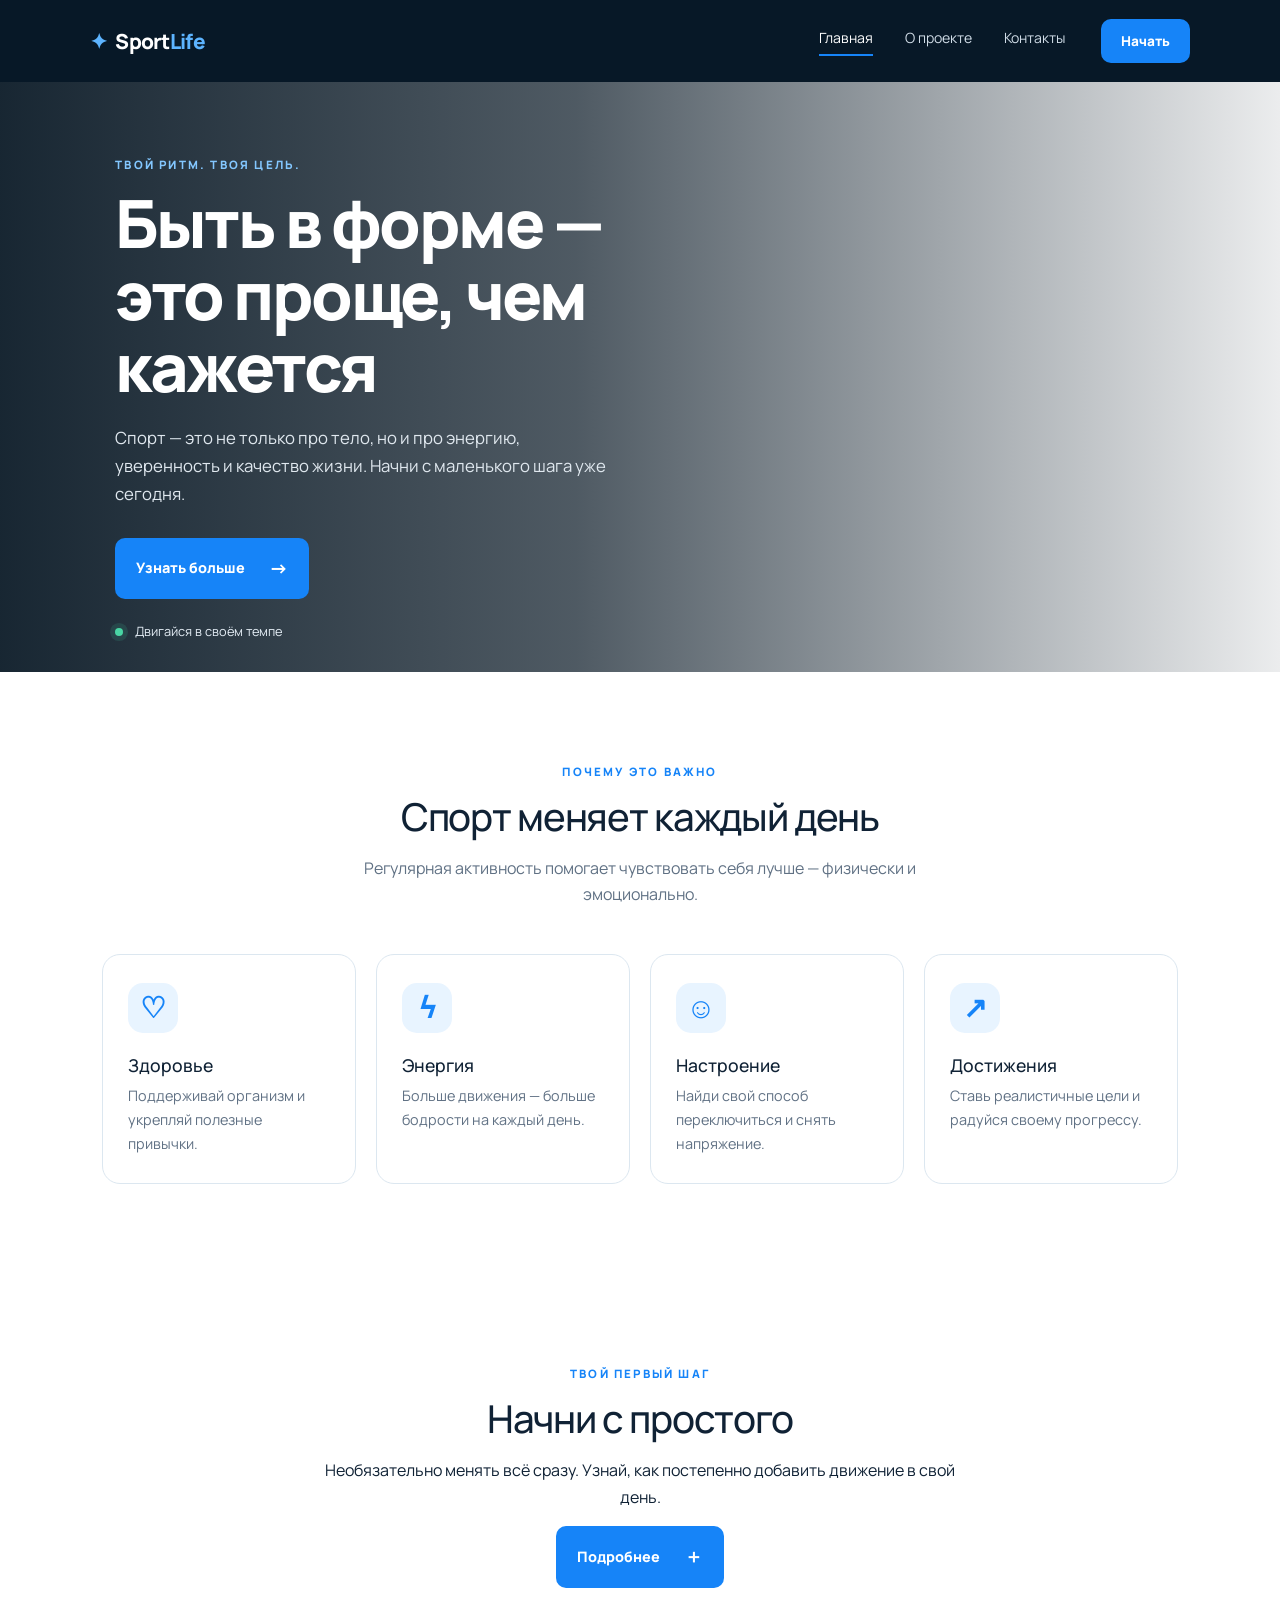
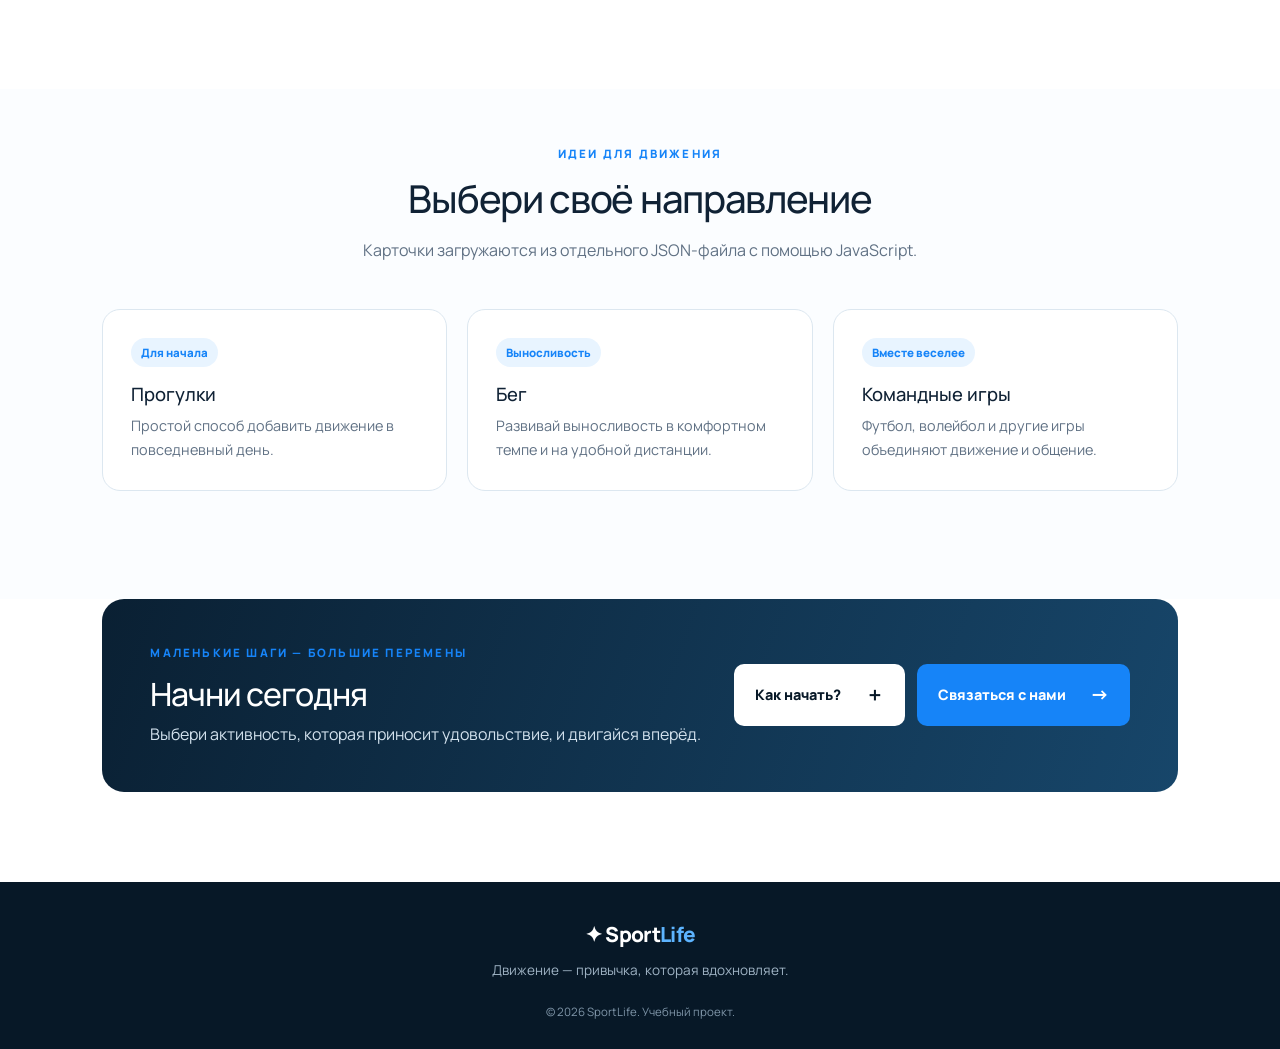
<file: SportLife_updated/index.html>
<!doctype html>
<html lang="ru">
<head>
  <meta charset="UTF-8">
  <meta name="viewport" content="width=device-width, initial-scale=1.0">
  <meta name="description" content="SportLife — вдохновение для активной и здоровой жизни.">
  <title>SportLife — Главная</title>
  <link href="https://cdn.jsdelivr.net/npm/bootstrap@5.3.3/dist/css/bootstrap.min.css" rel="stylesheet">
  <link rel="stylesheet" href="style.css">
</head>
<body>
<header class="site-header">
  <a class="logo" href="index.html"><span class="logo-mark">✦</span> Sport<span>Life</span></a>
  <button class="menu-toggle" aria-label="Открыть меню" aria-expanded="false">☰</button>
  <nav class="nav">
    <a class="active" href="index.html">Главная</a>
    <a href="about.html">О проекте</a>
    <a href="contacts.html">Контакты</a>
  </nav>
  <a class="header-cta" href="contacts.html">Начать</a>
</header>

<main>
  <section class="hero home-hero">
    <div class="hero-content">
      <p class="eyebrow">ТВОЙ РИТМ. ТВОЯ ЦЕЛЬ.</p>
      <h1>Быть в форме —<br>это проще, чем кажется</h1>
      <p class="hero-copy">Спорт — это не только про тело, но и про энергию, уверенность и качество жизни. Начни с маленького шага уже сегодня.</p>
      <a class="button" href="about.html">Узнать больше <span>→</span></a>
    </div>
    <div class="hero-note"><span class="pulse"></span> Двигайся в своём темпе</div>
  </section>

  <section class="section">
    <div class="section-heading">
      <p class="eyebrow">ПОЧЕМУ ЭТО ВАЖНО</p>
      <h2>Спорт меняет каждый день</h2>
      <p>Регулярная активность помогает чувствовать себя лучше — физически и эмоционально.</p>
    </div>
    <div class="feature-grid">
      <article class="feature-card"><div class="feature-icon">♡</div><h3>Здоровье</h3><p>Поддерживай организм и укрепляй полезные привычки.</p></article>
      <article class="feature-card"><div class="feature-icon">ϟ</div><h3>Энергия</h3><p>Больше движения — больше бодрости на каждый день.</p></article>
      <article class="feature-card"><div class="feature-icon">☺</div><h3>Настроение</h3><p>Найди свой способ переключиться и снять напряжение.</p></article>
      <article class="feature-card"><div class="feature-icon">↗</div><h3>Достижения</h3><p>Ставь реалистичные цели и радуйся своему прогрессу.</p></article>
    </div>
  </section>

  <section class="section interaction-section">
    <div class="section-heading">
      <p class="eyebrow">ТВОЙ ПЕРВЫЙ ШАГ</p>
      <h2>Начни с простого</h2>
      <p>Необязательно менять всё сразу. Узнай, как постепенно добавить движение в свой день.</p>
      <button class="button" id="showMore" type="button" aria-expanded="false" aria-controls="moreText">Подробнее <span>＋</span></button>
      <div id="moreText" class="more-content" hidden>
        <p>Выбери комфортную активность: прогулку, лёгкую зарядку, велосипед или командную игру. Начинай с небольших нагрузок и постепенно формируй привычку.</p>
      </div>
    </div>
  </section>

  <section class="section projects-section" id="projects">
    <div class="section-heading">
      <p class="eyebrow">ИДЕИ ДЛЯ ДВИЖЕНИЯ</p>
      <h2>Выбери своё направление</h2>
      <p>Карточки загружаются из отдельного JSON-файла с помощью JavaScript.</p>
    </div>
    <div class="project-grid" id="project-list" aria-live="polite">
      <p class="projects-loading">Загружаем направления...</p>
    </div>
    <p id="projects-error" class="projects-error" role="status"></p>
  </section>

  <section class="banner">
    <div><p class="eyebrow">МАЛЕНЬКИЕ ШАГИ — БОЛЬШИЕ ПЕРЕМЕНЫ</p><h2>Начни сегодня</h2><p>Выбери активность, которая приносит удовольствие, и двигайся вперёд.</p></div>
    <div class="banner-actions"><button class="button button-light" type="button" data-bs-toggle="modal" data-bs-target="#sportModal">Как начать? <span>＋</span></button><a class="button" href="contacts.html">Связаться с нами <span>→</span></a></div>
  </section>
  <div class="modal fade" id="sportModal" tabindex="-1" aria-labelledby="sportModalLabel" aria-hidden="true">
    <div class="modal-dialog modal-dialog-centered">
      <div class="modal-content">
        <div class="modal-header">
          <h2 class="modal-title fs-5" id="sportModalLabel">Три шага к активности</h2>
          <button type="button" class="btn-close" data-bs-dismiss="modal" aria-label="Закрыть"></button>
        </div>
        <div class="modal-body">
          <ol class="mb-0">
            <li class="mb-2">Выбери занятие, которое тебе нравится.</li>
            <li class="mb-2">Определи небольшую и реалистичную цель.</li>
            <li>Повторяй занятия регулярно и отмечай прогресс.</li>
          </ol>
        </div>
        <div class="modal-footer">
          <button type="button" class="btn btn-primary" data-bs-dismiss="modal">Понятно</button>
        </div>
      </div>
    </div>
  </div>
</main>

<footer class="site-footer"><a class="logo" href="index.html">✦ Sport<span>Life</span></a><p>Движение — привычка, которая вдохновляет.</p><small>© 2026 SportLife. Учебный проект.</small></footer>
<script src="https://cdn.jsdelivr.net/npm/bootstrap@5.3.3/dist/js/bootstrap.bundle.min.js" defer></script>
<script src="script.js" defer></script>
</body>
</html>
</file>
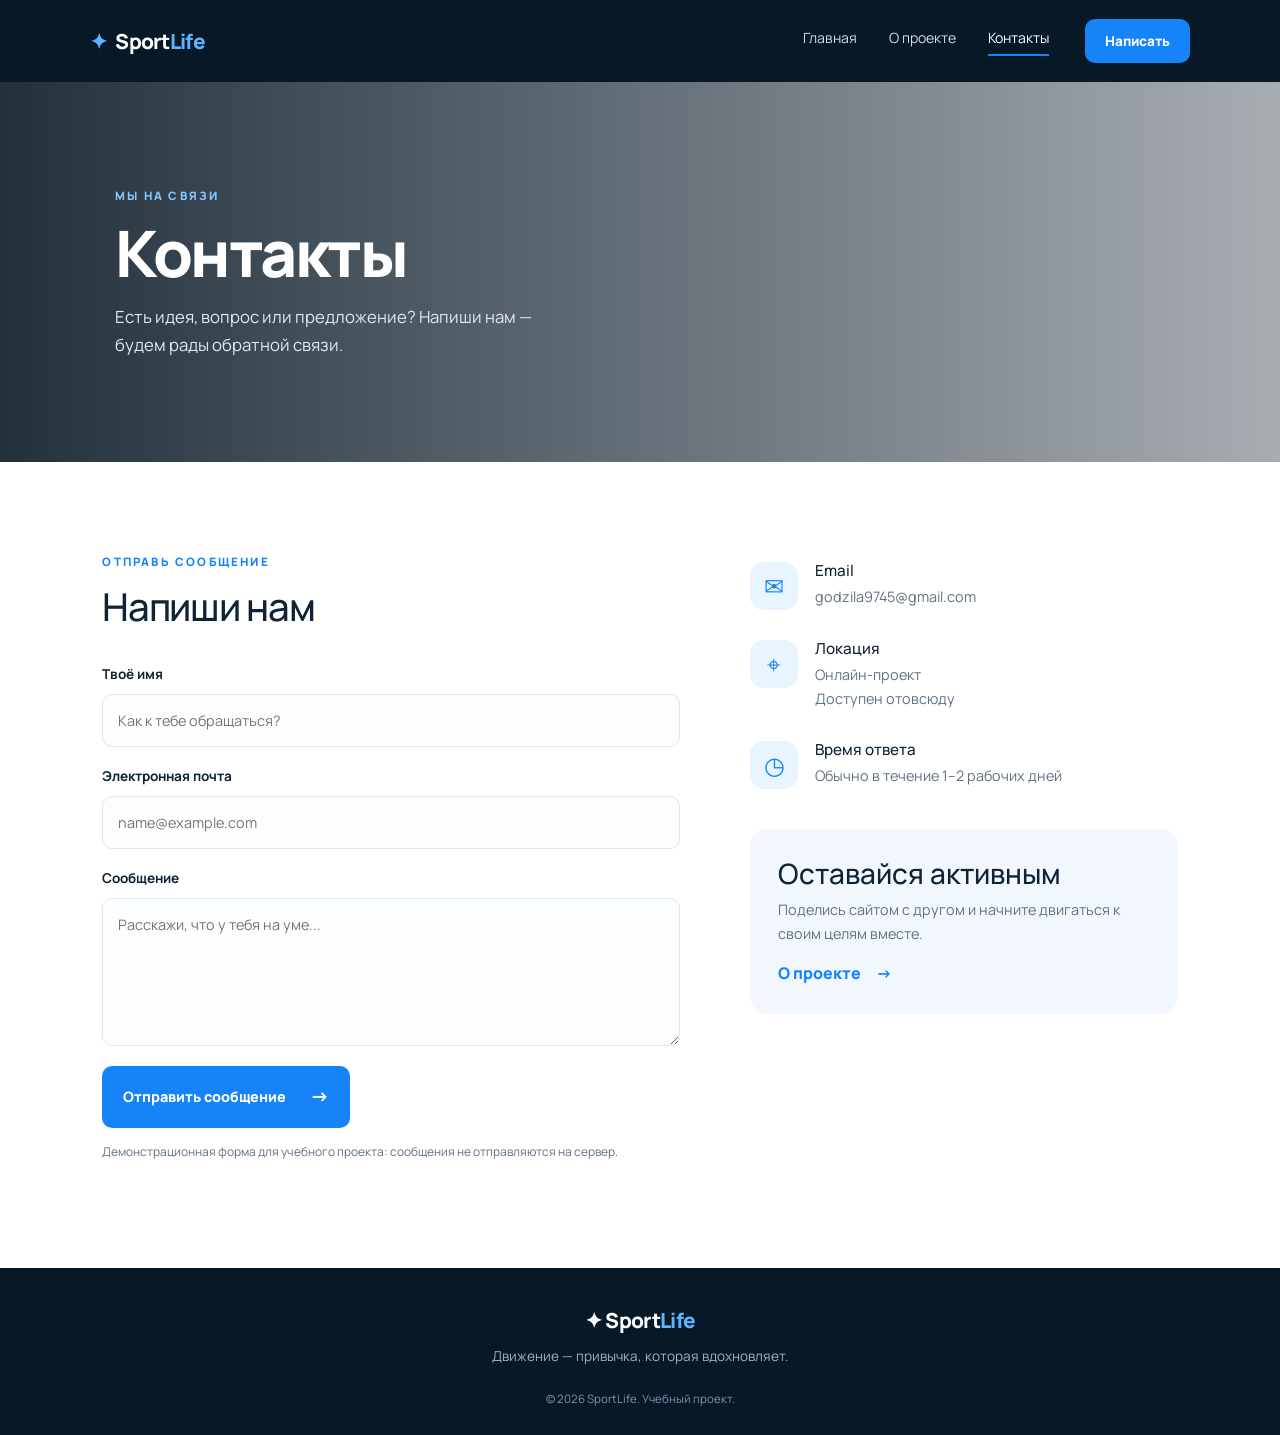
<file: contacts.html>
<!doctype html>
<html lang="ru">
<head>
  <meta charset="UTF-8">
  <meta name="viewport" content="width=device-width, initial-scale=1.0">
  <meta name="description" content="Контакты проекта SportLife.">
  <title>SportLife — Контакты</title>
  <link rel="stylesheet" href="https://cdn.jsdelivr.net/npm/bootstrap@5.3.3/dist/css/bootstrap.min.css">
  <link rel="stylesheet" href="style.css">
  <script src="https://cdn.jsdelivr.net/npm/bootstrap@5.3.3/dist/js/bootstrap.bundle.min.js" defer></script>
  <script src="script.js" defer></script>
</head>
<body>
<header class="site-header">
  <a class="logo" href="index.html"><span class="logo-mark">✦</span> Sport<span>Life</span></a>
  <button class="menu-toggle" aria-label="Открыть меню" aria-expanded="false">☰</button>
  <nav class="nav"><a href="index.html">Главная</a><a href="about.html">О проекте</a><a class="active" href="contacts.html">Контакты</a></nav>
  <a class="header-cta" href="#contact-form">Написать</a>
</header>
<main>
  <section class="page-hero contacts-hero">
    <div class="page-hero-content"><p class="eyebrow">МЫ НА СВЯЗИ</p><h1>Контакты</h1><p>Есть идея, вопрос или предложение? Напиши нам — будем рады обратной связи.</p></div>
  </section>
  <section class="section contact-layout">
    <div class="contact-form-wrap"><p class="eyebrow">ОТПРАВЬ СООБЩЕНИЕ</p><h2>Напиши нам</h2>
      <form id="contact-form" novalidate>
        <label for="name">Твоё имя</label><input id="name" name="name" type="text" placeholder="Как к тебе обращаться?" required>
        <label for="email">Электронная почта</label><input id="email" name="email" type="email" placeholder="name@example.com" required>
        <label for="message">Сообщение</label><textarea id="message" name="message" rows="5" placeholder="Расскажи, что у тебя на уме..." required></textarea>
        <button class="button" type="submit">Отправить сообщение <span>→</span></button>
        <p class="form-note">Демонстрационная форма для учебного проекта: сообщения не отправляются на сервер.</p>
      </form>
      <p id="form-status" class="form-status" role="status"></p>
    </div>
    <aside class="contact-aside">
      <div class="contact-info"><span class="info-icon">✉</span><div><h3>Email</h3><p>godzila9745@gmail.com</p></div></div>
      <div class="contact-info"><span class="info-icon">⌖</span><div><h3>Локация</h3><p>Онлайн-проект<br>Доступен отовсюду</p></div></div>
      <div class="contact-info"><span class="info-icon">◷</span><div><h3>Время ответа</h3><p>Обычно в течение 1–2 рабочих дней</p></div></div>
      <div class="contact-note"><h3>Оставайся активным</h3><p>Поделись сайтом с другом и начните двигаться к своим целям вместе.</p><a class="text-link" href="about.html">О проекте <span>→</span></a></div>
    </aside>
  </section>
</main>

<div class="modal fade" id="thanksModal" tabindex="-1" aria-labelledby="thanksModalLabel" aria-hidden="true">
  <div class="modal-dialog modal-dialog-centered">
    <div class="modal-content">
      <div class="modal-header">
        <h2 class="modal-title fs-5" id="thanksModalLabel">Сообщение принято</h2>
        <button type="button" class="btn-close" data-bs-dismiss="modal" aria-label="Закрыть"></button>
      </div>
      <div class="modal-body" id="thanksModalBody"></div>
      <div class="modal-footer">
        <button type="button" class="button" data-bs-dismiss="modal">Закрыть</button>
      </div>
    </div>
  </div>
</div>
<footer class="site-footer"><a class="logo" href="index.html">✦ Sport<span>Life</span></a><p>Движение — привычка, которая вдохновляет.</p><small>© 2026 SportLife. Учебный проект.</small></footer>
</body>
</html>
</file>
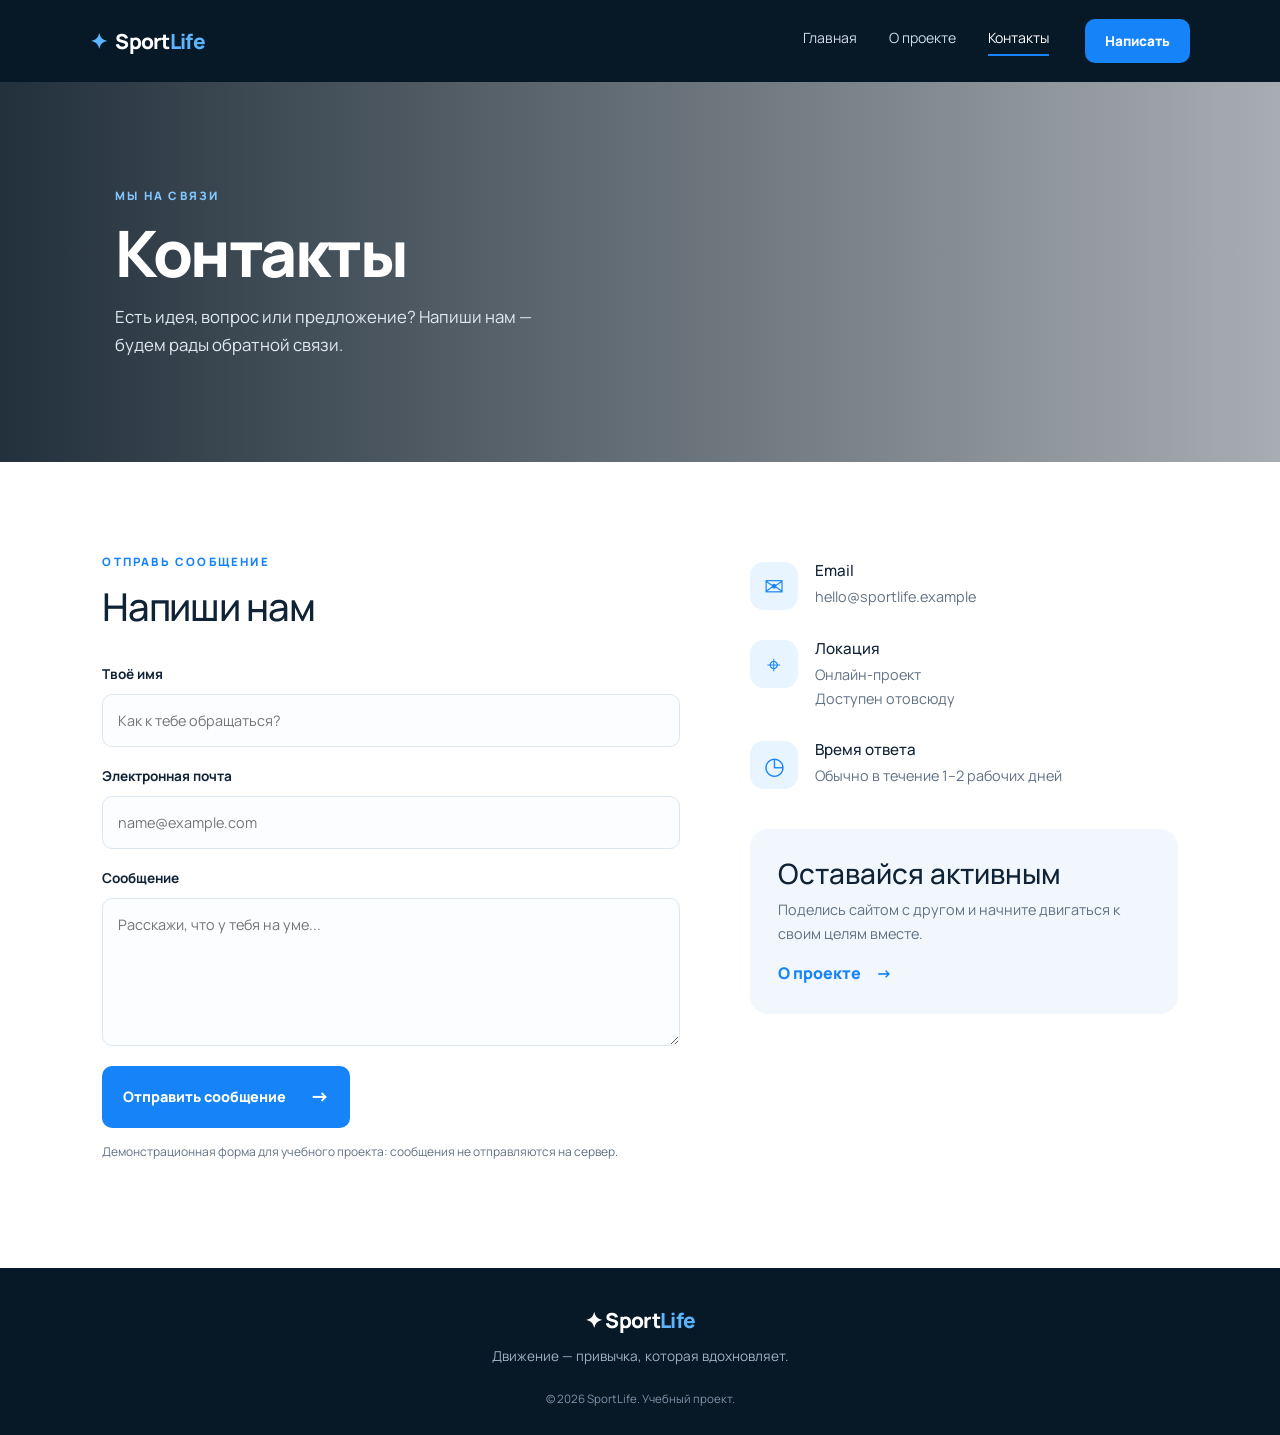
<file: SportLife_updated/contacts.html>
<!doctype html>
<html lang="ru">
<head>
  <meta charset="UTF-8">
  <meta name="viewport" content="width=device-width, initial-scale=1.0">
  <meta name="description" content="Контакты проекта SportLife.">
  <title>SportLife — Контакты</title>
  <link href="https://cdn.jsdelivr.net/npm/bootstrap@5.3.3/dist/css/bootstrap.min.css" rel="stylesheet">
  <link rel="stylesheet" href="style.css">
</head>
<body>
<header class="site-header">
  <a class="logo" href="index.html"><span class="logo-mark">✦</span> Sport<span>Life</span></a>
  <button class="menu-toggle" aria-label="Открыть меню" aria-expanded="false">☰</button>
  <nav class="nav"><a href="index.html">Главная</a><a href="about.html">О проекте</a><a class="active" href="contacts.html">Контакты</a></nav>
  <a class="header-cta" href="#contact-form">Написать</a>
</header>
<main>
  <section class="page-hero contacts-hero">
    <div class="page-hero-content"><p class="eyebrow">МЫ НА СВЯЗИ</p><h1>Контакты</h1><p>Есть идея, вопрос или предложение? Напиши нам — будем рады обратной связи.</p></div>
  </section>
  <section class="section contact-layout">
    <div class="contact-form-wrap"><p class="eyebrow">ОТПРАВЬ СООБЩЕНИЕ</p><h2>Напиши нам</h2>
      <form id="contact-form">
        <label for="name">Твоё имя</label><input id="name" name="name" type="text" placeholder="Как к тебе обращаться?" minlength="2" required>
        <label for="email">Электронная почта</label><input id="email" name="email" type="email" placeholder="name@example.com" required>
        <label for="message">Сообщение</label><textarea id="message" name="message" rows="5" placeholder="Расскажи, что у тебя на уме..." minlength="5" required></textarea>
        <button class="button" type="submit">Отправить сообщение <span>→</span></button>
        <p class="form-note">Демонстрационная форма для учебного проекта: сообщения не отправляются на сервер.</p>
      </form>
      <p id="form-status" class="form-status" role="status"></p>
    </div>
    <aside class="contact-aside">
      <div class="contact-info"><span class="info-icon">✉</span><div><h3>Email</h3><p>hello@sportlife.example</p></div></div>
      <div class="contact-info"><span class="info-icon">⌖</span><div><h3>Локация</h3><p>Онлайн-проект<br>Доступен отовсюду</p></div></div>
      <div class="contact-info"><span class="info-icon">◷</span><div><h3>Время ответа</h3><p>Обычно в течение 1–2 рабочих дней</p></div></div>
      <div class="contact-note"><h3>Оставайся активным</h3><p>Поделись сайтом с другом и начните двигаться к своим целям вместе.</p><a class="text-link" href="about.html">О проекте <span>→</span></a></div>
    </aside>
  </section>
</main>
<footer class="site-footer"><a class="logo" href="index.html">✦ Sport<span>Life</span></a><p>Движение — привычка, которая вдохновляет.</p><small>© 2026 SportLife. Учебный проект.</small></footer>
<script src="https://cdn.jsdelivr.net/npm/bootstrap@5.3.3/dist/js/bootstrap.bundle.min.js" defer></script>
<script src="script.js" defer></script>
</body>
</html>
</file>
<file: SportLife_updated/style.css>
@import url('https://fonts.googleapis.com/css2?family=Manrope:wght@400;500;600;700;800&display=swap');
:root{--navy:#071827;--navy2:#102c43;--blue:#1684f8;--blue2:#5db4ff;--ink:#102235;--muted:#607184;--paper:#fff;--soft:#f1f7fc;--line:#dce7f0;--radius:22px;--shadow:0 18px 50px rgba(9,34,55,.12)}
*{box-sizing:border-box}html{scroll-behavior:smooth}body{margin:0;font-family:Manrope,Arial,sans-serif;color:var(--ink);background:#fff;line-height:1.65}a{color:inherit;text-decoration:none}img{display:block;max-width:100%}.site-header{height:82px;padding:0 clamp(22px,7vw,100px);display:flex;align-items:center;gap:36px;background:var(--navy);color:#fff;position:relative;z-index:10}.logo{font-weight:800;font-size:1.3rem;letter-spacing:-.7px;white-space:nowrap}.logo span:last-child{color:var(--blue2)}.logo-mark{color:var(--blue2);margin-right:5px}.nav{display:flex;gap:32px;margin-left:auto}.nav a{font-size:.88rem;color:#d0dce7;transition:color .2s}.nav a:hover,.nav a.active{color:#fff}.nav a.active:after{content:"";display:block;height:2px;background:var(--blue);margin-top:5px}.header-cta{background:var(--blue);padding:11px 20px;border-radius:10px;font-size:.85rem;font-weight:800;transition:transform .2s,background .2s}.header-cta:hover,.button:hover{transform:translateY(-2px);background:#0873df}.menu-toggle{display:none;background:none;color:white;border:0;font-size:1.6rem}.hero{min-height:590px;position:relative;display:flex;align-items:center;color:white;background-size:cover;background-position:center}.home-hero{background-image:linear-gradient(90deg,rgba(4,20,33,.92) 0%,rgba(4,20,33,.7) 45%,rgba(4,20,33,.08) 100%),url('https://images.unsplash.com/photo-1534438327276-14e5300c3a48?auto=format&fit=crop&w=2000&q=90')}.hero-content{width:min(650px,88%);margin-left:clamp(22px,9vw,130px);padding:72px 0}.eyebrow{font-size:.72rem;letter-spacing:2.2px;font-weight:800;color:var(--blue);margin:0 0 13px}.hero .eyebrow,.page-hero .eyebrow{color:#83c7ff}.hero h1,.page-hero h1{font-size:clamp(2.6rem,5.2vw,4.6rem);line-height:1.08;letter-spacing:-2.5px;margin:0 0 22px;font-weight:800}.hero-copy{max-width:510px;color:#e0e8ef;font-size:1.05rem;margin:0 0 30px}.button{display:inline-flex;align-items:center;gap:24px;border:0;border-radius:10px;background:var(--blue);color:white;padding:15px 21px;font:inherit;font-size:.9rem;font-weight:800;cursor:pointer;transition:transform .2s,background .2s}.button span{font-size:1.2rem}.hero-note{position:absolute;bottom:30px;left:clamp(22px,9vw,130px);font-size:.8rem;color:#e4edf5}.pulse{display:inline-block;width:8px;height:8px;border-radius:50%;background:#49d6a4;margin-right:9px;box-shadow:0 0 0 5px #49d6a422}.section{padding:90px clamp(22px,8vw,112px)}.section-heading{text-align:center;max-width:650px;margin:0 auto 46px}.section-heading h2,.split-copy h2,.contact-form-wrap h2{font-size:clamp(2rem,3vw,2.8rem);line-height:1.2;letter-spacing:-1.3px;margin:0 0 15px}.section-heading>p:last-child{color:var(--muted);margin:0}.feature-grid{display:grid;grid-template-columns:repeat(4,1fr);gap:20px}.feature-card{border:1px solid var(--line);border-radius:18px;padding:28px 25px;transition:transform .2s,box-shadow .2s}.feature-card:hover{transform:translateY(-5px);box-shadow:var(--shadow)}.feature-icon{display:grid;place-items:center;width:50px;height:50px;border-radius:15px;background:#e8f4ff;color:var(--blue);font-size:1.8rem;font-weight:700;margin-bottom:22px}.feature-card h3,.offer-grid h3{margin:0 0 8px;font-size:1.1rem}.feature-card p,.offer-grid p{margin:0;color:var(--muted);font-size:.9rem}.banner{margin:0 clamp(22px,8vw,112px) 90px;padding:44px 48px;border-radius:var(--radius);background:linear-gradient(110deg,#0a2033,#17466a);color:#fff;display:flex;justify-content:space-between;align-items:center;gap:25px}.banner h2{font-size:2rem;margin:0 0 8px;letter-spacing:-1px}.banner p:not(.eyebrow){margin:0;color:#d3e2ee}.button-light{flex-shrink:0;background:#fff;color:var(--navy)}.button-light:hover{background:#eaf5ff}.site-footer{background:var(--navy);color:#d4e0e9;text-align:center;padding:35px 20px 25px}.site-footer .logo{display:inline-block;color:#fff}.site-footer p{font-size:.85rem;color:#9fb3c4;margin:8px 0 16px}.site-footer small{font-size:.72rem;color:#7f95a8}.page-hero{min-height:380px;display:flex;align-items:center;background-size:cover;background-position:center;color:white;position:relative}.page-hero:before{content:"";position:absolute;inset:0;background:linear-gradient(90deg,rgba(4,20,33,.88),rgba(4,20,33,.35))}.page-hero-content{position:relative;max-width:690px;padding:70px clamp(22px,9vw,130px)}.page-hero h1{font-size:clamp(2.7rem,5vw,4rem);margin-bottom:16px}.page-hero-content>p:last-child{color:#e0e9f1;max-width:600px;margin:0;font-size:1.05rem}.about-hero{background-image:url('https://images.unsplash.com/photo-1517836357463-d25dfeac3438?auto=format&fit=crop&w=1800&q=85')}.contacts-hero{background-image:url('https://images.unsplash.com/photo-1461896836934-ffe607ba8211?auto=format&fit=crop&w=1800&q=85')}.split-section{display:grid;grid-template-columns:1fr 1fr;gap:65px;align-items:center}.split-copy>p:not(.eyebrow){color:var(--muted);margin:0 0 17px}.text-link{display:inline-flex;gap:15px;align-items:center;color:var(--blue);font-weight:800;margin-top:10px}.image-card{position:relative;border-radius:var(--radius);overflow:hidden;box-shadow:var(--shadow);min-height:400px}.image-card img{width:100%;height:440px;object-fit:cover}.image-caption{position:absolute;bottom:0;left:0;right:0;padding:25px;color:white;font-weight:800;background:linear-gradient(transparent,rgba(4,20,33,.85))}.soft-section{background:var(--soft)}.offer-grid{display:grid;grid-template-columns:repeat(3,1fr);gap:25px}.offer-grid article{background:white;border:1px solid var(--line);border-radius:18px;padding:30px}.offer-grid article>span{color:var(--blue);font-weight:800;font-size:.8rem;letter-spacing:1px;display:block;margin-bottom:22px}.quote-section{text-align:center;padding:70px 24px;background:#e8f4ff}.quote-section p{font-size:clamp(1.4rem,3vw,2.1rem);font-weight:800;max-width:800px;margin:0 auto 12px;line-height:1.35}.quote-section span{color:var(--muted);font-size:.85rem}.contact-layout{display:grid;grid-template-columns:1.15fr .85fr;gap:70px}.contact-form-wrap form{display:flex;flex-direction:column}.contact-form-wrap label{font-weight:700;font-size:.85rem;margin:18px 0 8px}.contact-form-wrap input,.contact-form-wrap textarea{font:inherit;font-size:.9rem;padding:14px 15px;border:1px solid var(--line);border-radius:10px;background:#fbfdff;outline:none;resize:vertical}.contact-form-wrap input:focus,.contact-form-wrap textarea:focus{border-color:var(--blue);box-shadow:0 0 0 3px #1684f81a}.contact-form-wrap .button{align-self:flex-start;margin-top:20px}.form-note{font-size:.75rem;color:var(--muted);margin:14px 0 0}.form-status{color:#087b54;font-weight:700}.contact-aside{padding-top:10px}.contact-info{display:flex;gap:17px;margin-bottom:30px}.info-icon{flex-shrink:0;display:grid;place-items:center;width:48px;height:48px;border-radius:14px;background:#e8f4ff;color:var(--blue);font-size:1.5rem}.contact-info h3{font-size:.95rem;margin:0 0 5px}.contact-info p{color:var(--muted);font-size:.9rem;margin:0}.contact-note{padding:28px;border-radius:18px;background:var(--soft);margin-top:40px}.contact-note h3{margin:0 0 8px}.contact-note p{color:var(--muted);font-size:.9rem;margin:0}.contact-note .text-link{margin-top:14px}
@media(max-width:900px){.feature-grid{grid-template-columns:repeat(2,1fr)}.split-section,.contact-layout{grid-template-columns:1fr;gap:40px}.split-copy{order:0}.image-card{order:1}.contact-layout{gap:35px}.contact-aside{display:grid;grid-template-columns:1fr 1fr;gap:15px}.contact-info{margin:0}.contact-note{grid-column:1/-1;margin-top:10px}.banner{align-items:flex-start;flex-direction:column}.site-header{gap:18px}.nav{gap:18px}}
@media(max-width:640px){.site-header{height:72px;padding:0 20px;justify-content:space-between}.menu-toggle{display:block;order:3}.header-cta{display:none}.nav{display:none;position:absolute;top:72px;left:0;right:0;background:var(--navy);padding:10px 22px 22px;flex-direction:column;gap:0}.nav.open{display:flex}.nav a{padding:12px 0}.nav a.active:after{display:none}.hero{min-height:610px;background-position:62% center}.hero-content{margin-left:24px;width:calc(100% - 48px);padding:70px 0}.hero h1{font-size:2.8rem;letter-spacing:-1.6px}.hero-copy{font-size:.95rem}.hero-note{left:24px}.section{padding:65px 22px}.feature-grid,.offer-grid{grid-template-columns:1fr}.feature-card{padding:24px}.banner{margin:0 22px 65px;padding:30px 25px}.banner h2{font-size:1.7rem}.page-hero{min-height:350px}.page-hero-content{padding:55px 24px}.page-hero h1{letter-spacing:-1.6px}.split-section{gap:30px}.image-card,.image-card img{min-height:280px;height:300px}.contact-aside{grid-template-columns:1fr}.contact-note{grid-column:auto}.contact-layout{padding-top:55px;padding-bottom:55px}.site-footer{padding-top:30px}}


/* Дополнительные элементы второй аттестации */
.interaction-section{padding-bottom:55px}
.more-content{max-width:650px;margin:24px auto 0;padding:22px 26px;border:1px solid var(--line);border-radius:16px;background:var(--soft);color:var(--muted);text-align:left}
.more-content p{margin:0}
.more-content[hidden]{display:none}
.projects-section{padding-top:55px;background:#fbfdff}
.project-grid{display:grid;grid-template-columns:repeat(3,1fr);gap:20px}
.project-card{padding:28px;border:1px solid var(--line);border-radius:18px;background:#fff;transition:transform .2s,box-shadow .2s}
.project-card:hover{transform:translateY(-4px);box-shadow:var(--shadow)}
.project-tag{display:inline-block;padding:5px 10px;border-radius:20px;background:#e8f4ff;color:var(--blue);font-size:.72rem;font-weight:800;margin-bottom:16px}
.project-card h3{margin:0 0 9px;font-size:1.15rem}
.project-card p,.projects-loading{margin:0;color:var(--muted);font-size:.9rem}
.projects-error{margin:18px 0 0;color:#b42318;text-align:center;font-weight:700}
.banner-actions{display:flex;gap:12px;flex-wrap:wrap;align-items:center}
.form-status{margin-top:16px}
.form-error{color:#b42318}
.form-success{color:#087b54}
@media(max-width:900px){.project-grid{grid-template-columns:1fr 1fr}}
@media(max-width:640px){.project-grid{grid-template-columns:1fr}.banner-actions{width:100%;align-items:stretch;flex-direction:column}.banner-actions .button{justify-content:center}}
</file>
<file: style.css>
@import url('https://fonts.googleapis.com/css2?family=Manrope:wght@400;500;600;700;800&display=swap');
:root{--navy:#071827;--navy2:#102c43;--blue:#1684f8;--blue2:#5db4ff;--ink:#102235;--muted:#607184;--paper:#fff;--soft:#f1f7fc;--line:#dce7f0;--radius:22px;--shadow:0 18px 50px rgba(9,34,55,.12)}
*{box-sizing:border-box}html{scroll-behavior:smooth}body{margin:0;font-family:Manrope,Arial,sans-serif;color:var(--ink);background:#fff;line-height:1.65}a{color:inherit;text-decoration:none}img{display:block;max-width:100%}.site-header{height:82px;padding:0 clamp(22px,7vw,100px);display:flex;align-items:center;gap:36px;background:var(--navy);color:#fff;position:relative;z-index:10}.logo{font-weight:800;font-size:1.3rem;letter-spacing:-.7px;white-space:nowrap}.logo span:last-child{color:var(--blue2)}.logo-mark{color:var(--blue2);margin-right:5px}.nav{display:flex;gap:32px;margin-left:auto}.nav a{font-size:.88rem;color:#d0dce7;transition:color .2s}.nav a:hover,.nav a.active{color:#fff}.nav a.active:after{content:"";display:block;height:2px;background:var(--blue);margin-top:5px}.header-cta{background:var(--blue);padding:11px 20px;border-radius:10px;font-size:.85rem;font-weight:800;transition:transform .2s,background .2s}.header-cta:hover,.button:hover{transform:translateY(-2px);background:#0873df}.menu-toggle{display:none;background:none;color:white;border:0;font-size:1.6rem}.hero{min-height:590px;position:relative;display:flex;align-items:center;color:white;background-size:cover;background-position:center}.home-hero{background-image:linear-gradient(90deg,rgba(4,20,33,.92) 0%,rgba(4,20,33,.7) 45%,rgba(4,20,33,.08) 100%),url('https://images.unsplash.com/photo-1534438327276-14e5300c3a48?auto=format&fit=crop&w=2000&q=90')}.hero-content{width:min(650px,88%);margin-left:clamp(22px,9vw,130px);padding:72px 0}.eyebrow{font-size:.72rem;letter-spacing:2.2px;font-weight:800;color:var(--blue);margin:0 0 13px}.hero .eyebrow,.page-hero .eyebrow{color:#83c7ff}.hero h1,.page-hero h1{font-size:clamp(2.6rem,5.2vw,4.6rem);line-height:1.08;letter-spacing:-2.5px;margin:0 0 22px;font-weight:800}.hero-copy{max-width:510px;color:#e0e8ef;font-size:1.05rem;margin:0 0 30px}.button{display:inline-flex;align-items:center;gap:24px;border:0;border-radius:10px;background:var(--blue);color:white;padding:15px 21px;font:inherit;font-size:.9rem;font-weight:800;cursor:pointer;transition:transform .2s,background .2s}.button span{font-size:1.2rem}.hero-note{position:absolute;bottom:30px;left:clamp(22px,9vw,130px);font-size:.8rem;color:#e4edf5}.pulse{display:inline-block;width:8px;height:8px;border-radius:50%;background:#49d6a4;margin-right:9px;box-shadow:0 0 0 5px #49d6a422}.section{padding:90px clamp(22px,8vw,112px)}.section-heading{text-align:center;max-width:650px;margin:0 auto 46px}.section-heading h2,.split-copy h2,.contact-form-wrap h2{font-size:clamp(2rem,3vw,2.8rem);line-height:1.2;letter-spacing:-1.3px;margin:0 0 15px}.section-heading>p:last-child{color:var(--muted);margin:0}.feature-grid{display:grid;grid-template-columns:repeat(4,1fr);gap:20px}.feature-card{border:1px solid var(--line);border-radius:18px;padding:28px 25px;transition:transform .2s,box-shadow .2s}.feature-card:hover{transform:translateY(-5px);box-shadow:var(--shadow)}.feature-icon{display:grid;place-items:center;width:50px;height:50px;border-radius:15px;background:#e8f4ff;color:var(--blue);font-size:1.8rem;font-weight:700;margin-bottom:22px}.feature-card h3,.offer-grid h3{margin:0 0 8px;font-size:1.1rem}.feature-card p,.offer-grid p{margin:0;color:var(--muted);font-size:.9rem}.banner{margin:0 clamp(22px,8vw,112px) 90px;padding:44px 48px;border-radius:var(--radius);background:linear-gradient(110deg,#0a2033,#17466a);color:#fff;display:flex;justify-content:space-between;align-items:center;gap:25px}.banner h2{font-size:2rem;margin:0 0 8px;letter-spacing:-1px}.banner p:not(.eyebrow){margin:0;color:#d3e2ee}.button-light{flex-shrink:0;background:#fff;color:var(--navy)}.button-light:hover{background:#eaf5ff}.site-footer{background:var(--navy);color:#d4e0e9;text-align:center;padding:35px 20px 25px}.site-footer .logo{display:inline-block;color:#fff}.site-footer p{font-size:.85rem;color:#9fb3c4;margin:8px 0 16px}.site-footer small{font-size:.72rem;color:#7f95a8}.page-hero{min-height:380px;display:flex;align-items:center;background-size:cover;background-position:center;color:white;position:relative}.page-hero:before{content:"";position:absolute;inset:0;background:linear-gradient(90deg,rgba(4,20,33,.88),rgba(4,20,33,.35))}.page-hero-content{position:relative;max-width:690px;padding:70px clamp(22px,9vw,130px)}.page-hero h1{font-size:clamp(2.7rem,5vw,4rem);margin-bottom:16px}.page-hero-content>p:last-child{color:#e0e9f1;max-width:600px;margin:0;font-size:1.05rem}.about-hero{background-image:url('https://images.unsplash.com/photo-1517836357463-d25dfeac3438?auto=format&fit=crop&w=1800&q=85')}.contacts-hero{background-image:url('https://images.unsplash.com/photo-1461896836934-ffe607ba8211?auto=format&fit=crop&w=1800&q=85')}.split-section{display:grid;grid-template-columns:1fr 1fr;gap:65px;align-items:center}.split-copy>p:not(.eyebrow){color:var(--muted);margin:0 0 17px}.text-link{display:inline-flex;gap:15px;align-items:center;color:var(--blue);font-weight:800;margin-top:10px}.image-card{position:relative;border-radius:var(--radius);overflow:hidden;box-shadow:var(--shadow);min-height:400px}.image-card img{width:100%;height:440px;object-fit:cover}.image-caption{position:absolute;bottom:0;left:0;right:0;padding:25px;color:white;font-weight:800;background:linear-gradient(transparent,rgba(4,20,33,.85))}.soft-section{background:var(--soft)}.offer-grid{display:grid;grid-template-columns:repeat(3,1fr);gap:25px}.offer-grid article{background:white;border:1px solid var(--line);border-radius:18px;padding:30px}.offer-grid article>span{color:var(--blue);font-weight:800;font-size:.8rem;letter-spacing:1px;display:block;margin-bottom:22px}.quote-section{text-align:center;padding:70px 24px;background:#e8f4ff}.quote-section p{font-size:clamp(1.4rem,3vw,2.1rem);font-weight:800;max-width:800px;margin:0 auto 12px;line-height:1.35}.quote-section span{color:var(--muted);font-size:.85rem}.contact-layout{display:grid;grid-template-columns:1.15fr .85fr;gap:70px}.contact-form-wrap form{display:flex;flex-direction:column}.contact-form-wrap label{font-weight:700;font-size:.85rem;margin:18px 0 8px}.contact-form-wrap input,.contact-form-wrap textarea{font:inherit;font-size:.9rem;padding:14px 15px;border:1px solid var(--line);border-radius:10px;background:#fbfdff;outline:none;resize:vertical}.contact-form-wrap input:focus,.contact-form-wrap textarea:focus{border-color:var(--blue);box-shadow:0 0 0 3px #1684f81a}.contact-form-wrap .button{align-self:flex-start;margin-top:20px}.form-note{font-size:.75rem;color:var(--muted);margin:14px 0 0}.form-status{color:#087b54;font-weight:700}.contact-aside{padding-top:10px}.contact-info{display:flex;gap:17px;margin-bottom:30px}.info-icon{flex-shrink:0;display:grid;place-items:center;width:48px;height:48px;border-radius:14px;background:#e8f4ff;color:var(--blue);font-size:1.5rem}.contact-info h3{font-size:.95rem;margin:0 0 5px}.contact-info p{color:var(--muted);font-size:.9rem;margin:0}.contact-note{padding:28px;border-radius:18px;background:var(--soft);margin-top:40px}.contact-note h3{margin:0 0 8px}.contact-note p{color:var(--muted);font-size:.9rem;margin:0}.contact-note .text-link{margin-top:14px}
@media(max-width:900px){.feature-grid{grid-template-columns:repeat(2,1fr)}.split-section,.contact-layout{grid-template-columns:1fr;gap:40px}.split-copy{order:0}.image-card{order:1}.contact-layout{gap:35px}.contact-aside{display:grid;grid-template-columns:1fr 1fr;gap:15px}.contact-info{margin:0}.contact-note{grid-column:1/-1;margin-top:10px}.banner{align-items:flex-start;flex-direction:column}.site-header{gap:18px}.nav{gap:18px}}
@media(max-width:640px){.site-header{height:72px;padding:0 20px;justify-content:space-between}.menu-toggle{display:block;order:3}.header-cta{display:none}.nav{display:none;position:absolute;top:72px;left:0;right:0;background:var(--navy);padding:10px 22px 22px;flex-direction:column;gap:0}.nav.open{display:flex}.nav a{padding:12px 0}.nav a.active:after{display:none}.hero{min-height:610px;background-position:62% center}.hero-content{margin-left:24px;width:calc(100% - 48px);padding:70px 0}.hero h1{font-size:2.8rem;letter-spacing:-1.6px}.hero-copy{font-size:.95rem}.hero-note{left:24px}.section{padding:65px 22px}.feature-grid,.offer-grid{grid-template-columns:1fr}.feature-card{padding:24px}.banner{margin:0 22px 65px;padding:30px 25px}.banner h2{font-size:1.7rem}.page-hero{min-height:350px}.page-hero-content{padding:55px 24px}.page-hero h1{letter-spacing:-1.6px}.split-section{gap:30px}.image-card,.image-card img{min-height:280px;height:300px}.contact-aside{grid-template-columns:1fr}.contact-note{grid-column:auto}.contact-layout{padding-top:55px;padding-bottom:55px}.site-footer{padding-top:30px}}
/* --- Добавлено для JS-задания --- */
.nav{flex-wrap:nowrap;padding-left:0;margin-bottom:0}
.more-wrap{text-align:center;margin:-10px 0 40px}
.more-text{max-width:620px;margin:18px auto 0;color:var(--muted)}
.form-status.text-danger{color:#c0392b}
.form-status.text-success{color:#087b54}
.text-center{text-align:center}
#activities-section .offer-grid article>span{text-transform:none;letter-spacing:0}
.modal-content{border-radius:var(--radius);font-family:Manrope,Arial,sans-serif}
.modal-title{font-weight:800}
.field-error{color:#c0392b;font-size:.78rem;font-weight:700;margin:6px 0 0}.contact-form-wrap .has-error{border-color:#c0392b}.contact-form-wrap .has-error:focus{box-shadow:0 0 0 3px #c0392b1a}
</file>
